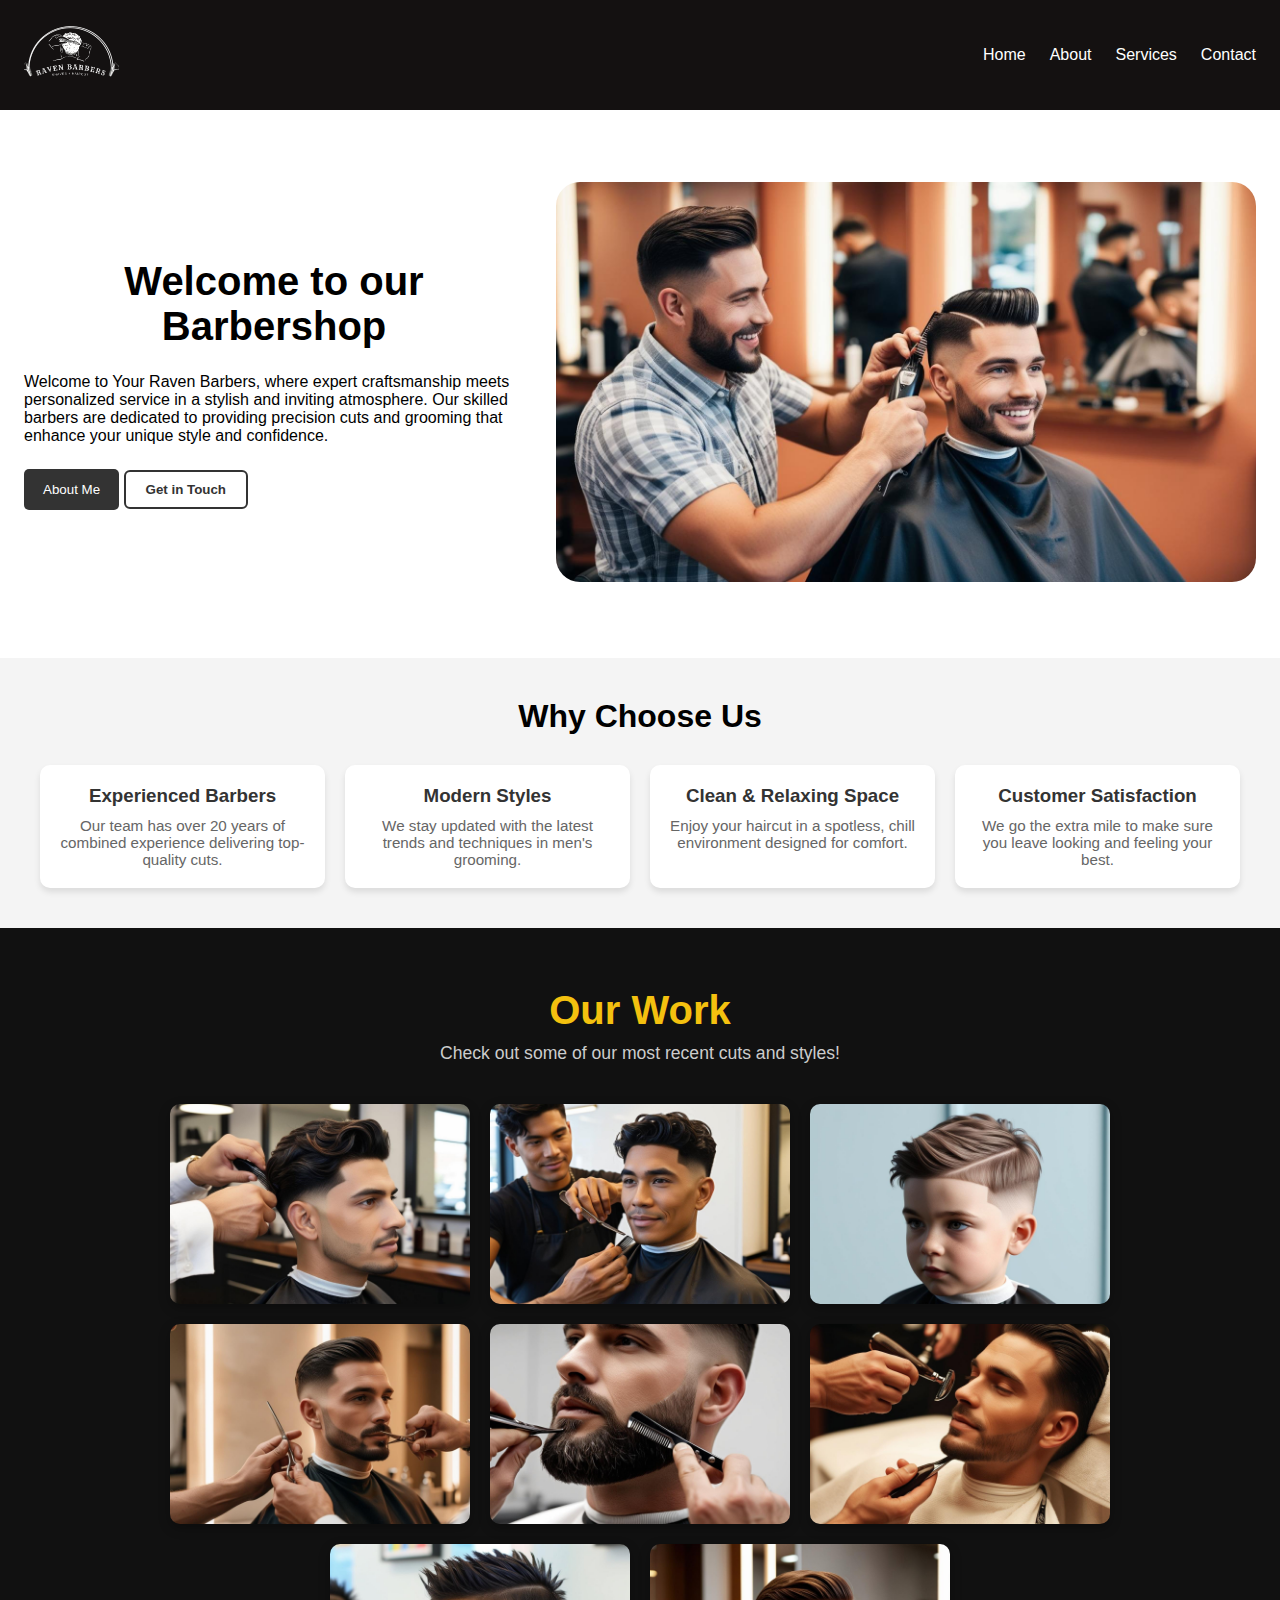
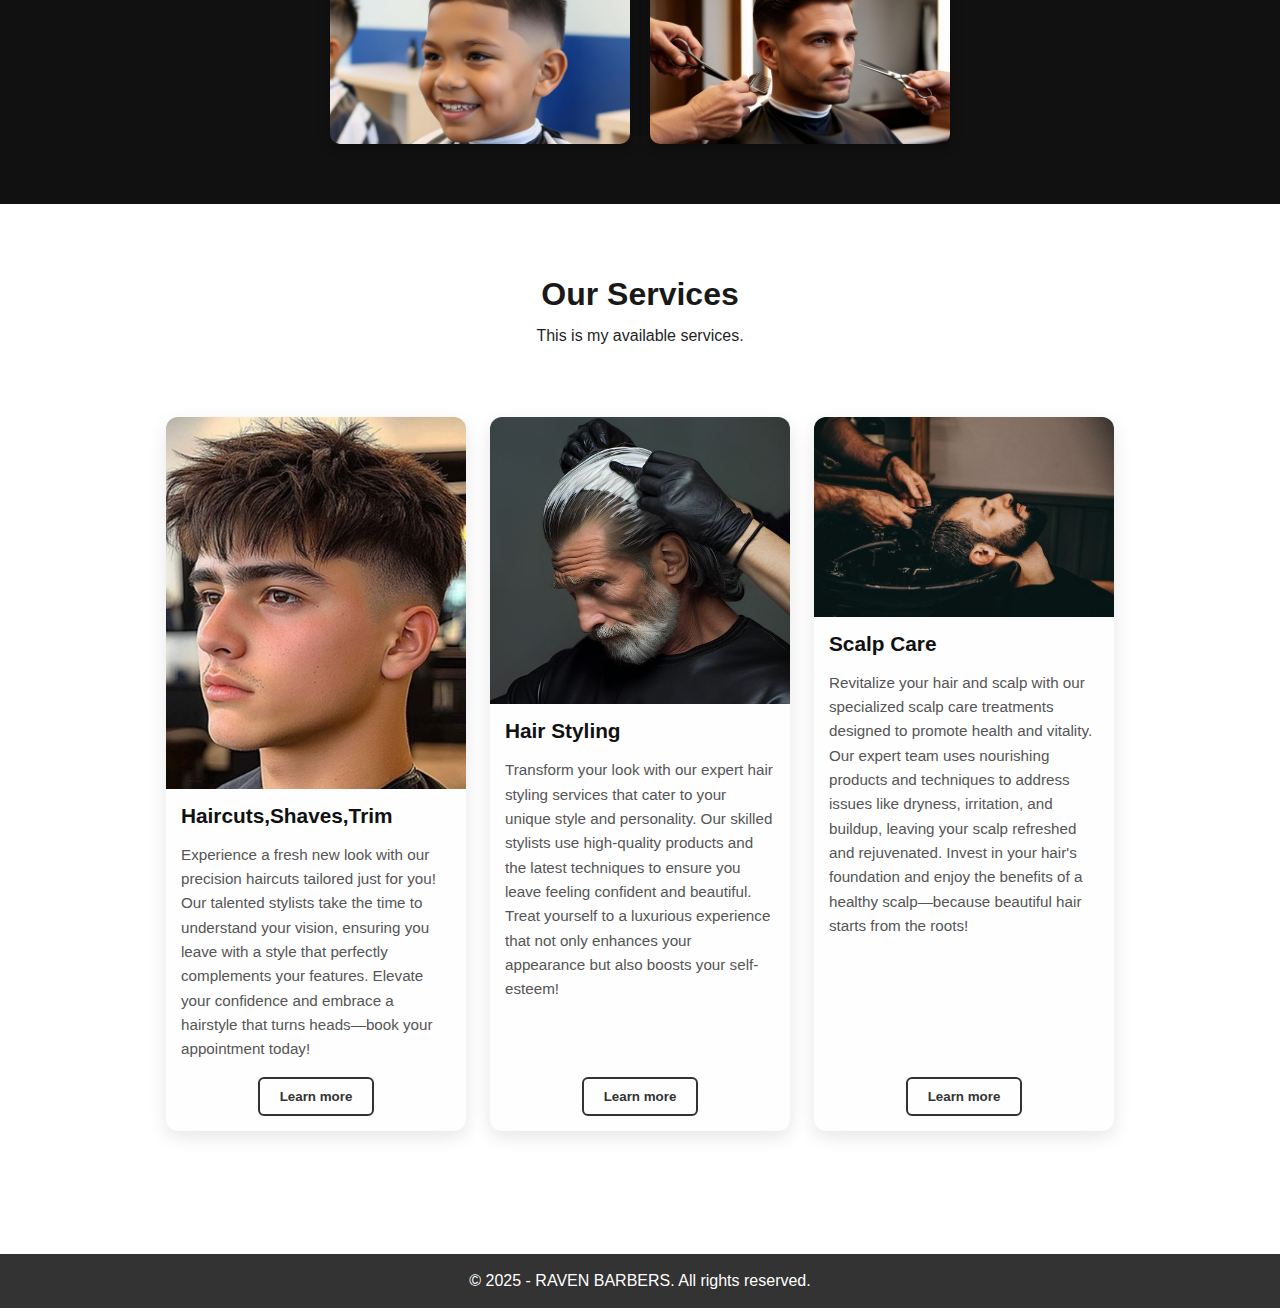
<file: website-project-main/website-project/index.html>
<!DOCTYPE html>
<html lang="en">  

<head>
  <meta charset="UTF-8">
  <meta name="viewport" content="width=device-width, initial-scale=1.0">
  <title>1B Website - Home</title>
  <link rel="stylesheet" href="./assets/styles/style.css">
</head>

<body>
  <!-- Header -->
  <header id="header">
    <nav class="navbar container">
      <div>
        <img src="./assets/images/raven_barbers-removebg-preview.png  ">
      </div>
      <input type="checkbox" class="menu-toggle" id="menu-toggle">
      <label for="menu-toggle" class="menu-btn">☰</label>
      <ul class="nav-links">
        <li><a href="./index.html">Home</a></li>
        <li><a href="./pages/about.html">About</a></li>
        <li><a href="./pages/services.html">Services</a></li>
        <li><a href="./pages/contact.html">Contact</a></li>
      </ul>
    </nav>
  </header>

  <!-- Main Content -->
  <main>
    <!-- Hero Banner Section -->
    <section id="hero-banner" class="container">
      <div class="hero-content">
        <h1>Welcome to our Barbershop</h1>
        <p>Welcome to Your Raven Barbers, where expert craftsmanship meets personalized service in a stylish and inviting atmosphere.
           Our skilled barbers are dedicated to providing precision cuts and grooming that enhance your unique style and confidence.</p>
        <div class="btn-group">
          <a href="./pages/about.html"><button class="primary-button">About Me</button></a>
          <a href="./pages/contact.html "> <button class="secondary-button">Get in Touch</button></a>
        </div>
      </div>
       <div class="hero-image">
        <img src="./assets/images/hero-banner.jpg" alt="Hero Banner Image">
      </div> 
    </section>
     
     <!--Why choose us feature-->
     <section class="why-choose-us">
  <h2>Why Choose Us</h2>
  <div class="choose-grid">
    <div class="choose-card">
      <h3>Experienced Barbers</h3>
      <p>Our team has over 20 years of combined experience delivering top-quality cuts.</p>
    </div>
    <div class="choose-card">
      <h3>Modern Styles</h3>
      <p>We stay updated with the latest trends and techniques in men's grooming.</p>
    </div>
    <div class="choose-card">
      <h3>Clean & Relaxing Space</h3>
      <p>Enjoy your haircut in a spotless, chill environment designed for comfort.</p>
    </div>
    <div class="choose-card">
      <h3>Customer Satisfaction</h3>
      <p>We go the extra mile to make sure you leave looking and feeling your best.</p>
    </div>
  </div>
</section>
<!--Gallery Section-->
     <section class="gallery">
  <h2>Our Work</h2>
  <p class="gallery-subtext">Check out some of our most recent cuts and styles!</p>
  <div class="gallery-flex">
    <div class="gallery-item"><img src="./assets/images/a man getting hair style.jpg" alt="img 1"></div>
    <div class="gallery-item"><img src="./assets/images/a man getting hair style (2).jpg" alt="img 2"></div>
    <div class="gallery-item"><img src="./assets/images/kid's haircut.jpg" alt="img 3"></div>
    <div class="gallery-item"><img src="./assets/images/a man getting haircut (1).jpg" alt="img 4"></div>
    <div class="gallery-item"><img src="./assets/images/beard trimming (1).jpg" alt="img 5"></div>
    <div class="gallery-item"><img src="./assets/images/hot shaves.jpg" alt="img 6"></div>
    <div class="gallery-item"><img src="./assets/images/kid's haircut (2).jpg" alt="img 7"></div>
    <div class="gallery-item"><img src="./assets/images/a man getting haircut (2).jpg" alt="img 8"></div>
  </div>
</section>



    <!-- Services Section -->
    <section id="services">
      <div class="container services-container">
        <div class="services-heading">
          <h2>Our Services</h2>
          <p>This is my available services.</p>
        </div>

        <div class="card-container">
          <!-- Card 1 -->
          <div class="card">
            <div class="card-header">
              <img src="./assets/images/huhu.jpg" alt="Card Image">
              <h3>Haircuts,Shaves,Trim</h3>
            </div>

             <div class="card-body">
              Experience a fresh new look with our precision haircuts tailored just for you! Our talented stylists take the time to understand your vision, ensuring you leave with a style that perfectly complements your features.
               Elevate your confidence and embrace a hairstyle that turns heads—book your appointment today!
            </div>

            <div class="card-footer">
              <a href="./pages/services.html"><button class="secondary-button">Learn more</button></a>
            </div>
          </div>

          <!-- Card 2 -->
          <div class="card">
            <div class="card-header">
              <img src="./assets/images/hurhur.jpg" alt="Card Image">
              <h3>Hair Styling</h3>
            </div>

            <div class="card-body">
             Transform your look with our expert hair styling services that cater to your unique style and personality.
              Our skilled stylists use high-quality products and the latest techniques to ensure you leave feeling confident and beautiful. 
              Treat yourself to a luxurious experience that not only enhances your appearance but also boosts your self-esteem!
            </div>

            <div class="card-footer">
              <a href="./pages/services.html"><button class="secondary-button">Learn more</button></a>
            </div>
          </div>

          <!-- Card 3 -->
          <div class="card">
            <div class="card-header">
              <img src="./assets/images/hushus.jpg" alt="Card Image">
              <h3>Scalp Care</h3>
            </div>

            <div class="card-body">
              Revitalize your hair and scalp with our specialized scalp care treatments designed to promote health and vitality. Our expert team uses nourishing products and techniques to address issues like dryness, irritation, and buildup, leaving your scalp refreshed and rejuvenated. Invest in your hair's foundation and enjoy the benefits of a healthy scalp—because beautiful hair starts from the roots!
            </div>

            <div class="card-footer">
               <a href="./pages/services.html"><button class="secondary-button">Learn more</button></a>
            </div>
          </div>
        </div>
      </div>
    </section>
  </main>

  <footer id="footer">
    <p>© 2025 - RAVEN BARBERS. All rights reserved.</p>
  </footer>
</body>

</html>
</file>
<file: website-project-main/website-project/assets/styles/style.css>
/* 
-- Responsive Breakpoints
sm: 640px - mobile phone size
md: 768px - Tablet size
lg: 1024px - Laptop standard size
xl: 1280px -- larger wide desktop size
*/

/* Reusable Styles */
@import "button.css";
@import "card.css";

/* Section Styles */
@import "navbar.css";
@import "hero-banner.css";
@import "services.css";
@import "contact.css";
@import "submission.css";
@import "footer.css";
@import "gallery.css";
@import "features.css";

* {
  margin: 0;
  padding: 0;
  box-sizing:border-box;
html, body {
  font-family: Arial, Helvetica, sans-serif;
  overflow-x: hidden;
  background-position: center;
  width: 100%;
}
  

.container {
  max-width: 1280px;
  margin: 0 auto;
}
}
</file>
